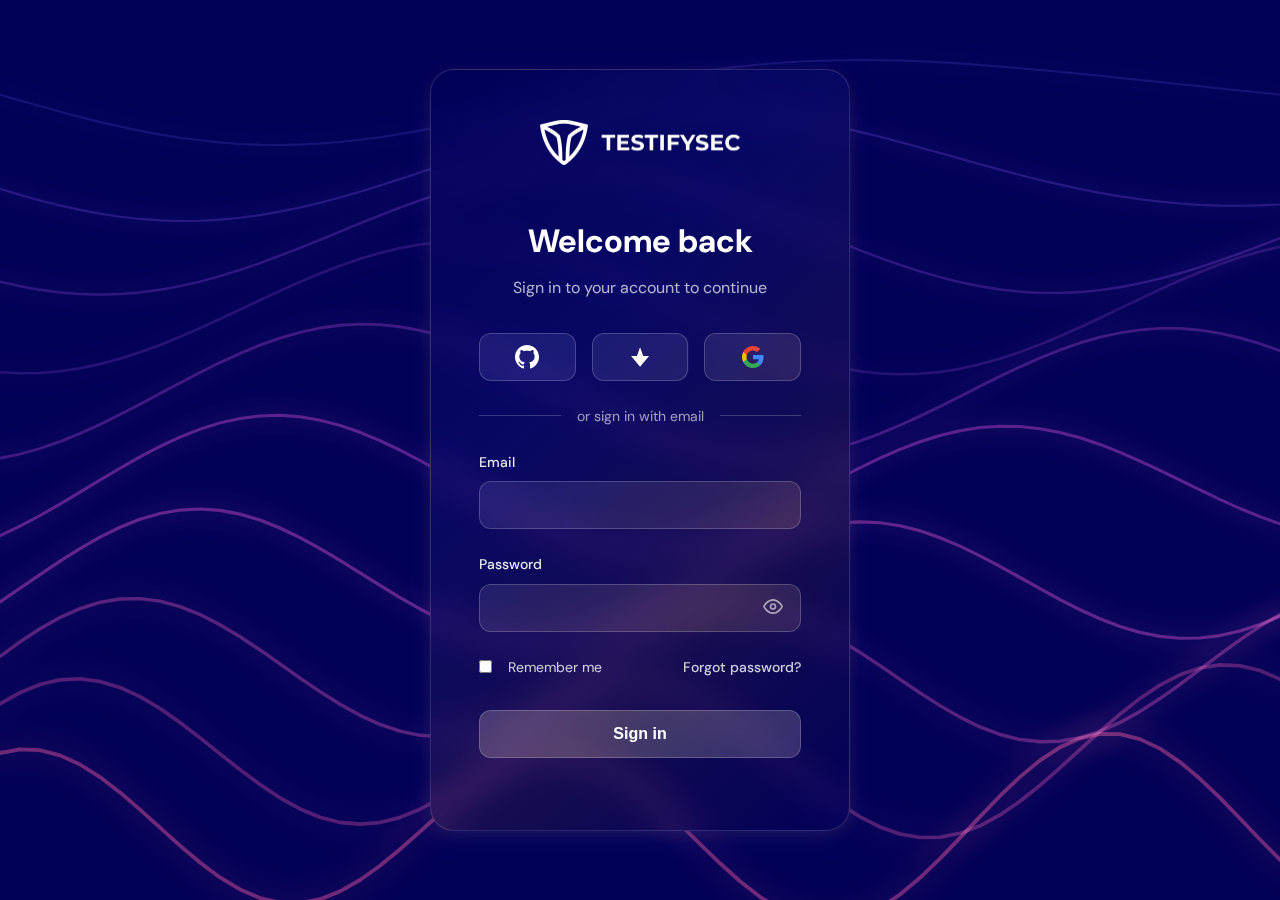
<file: testifysec-login/index.html>
<!DOCTYPE html>
<html lang="en">
<head>
    <meta charset="UTF-8">
    <meta name="viewport" content="width=device-width, initial-scale=1.0">
    <title>TestifySec - Sign In</title>
    <link rel="stylesheet" href="styles.css">
    <link rel="preconnect" href="https://fonts.googleapis.com">
    <link rel="preconnect" href="https://fonts.gstatic.com" crossorigin>
    <link href="https://fonts.googleapis.com/css2?family=DM+Sans:ital,opsz,wght@0,9..40,100..1000;1,9..40,100..1000&display=swap" rel="stylesheet">
</head>
<body>
    <div class="app">
        <!-- Full screen wave background -->
        <div class="hero-background">
            <canvas id="hero-canvas" class="hero-canvas"></canvas>
        </div>
        
        <!-- Centered frosted glass login container -->
        <div class="login-overlay">
            <div class="login-container">
                <div class="logo">
                    <img src="logo-white.png" alt="TestifySec" class="logo-image">
                </div>
                
                <div class="login-form">
                    <h2>Welcome back</h2>
                    <p class="subtitle">Sign in to your account to continue</p>
                    
                    <div class="oauth-buttons">
                        <button class="oauth-btn github-btn" id="githubBtn" title="Continue with GitHub">
                            <svg width="24" height="24" viewBox="0 0 24 24" fill="currentColor">
                                <path d="M12 0c-6.626 0-12 5.373-12 12 0 5.302 3.438 9.8 8.207 11.387.599.111.793-.261.793-.577v-2.234c-3.338.726-4.033-1.416-4.033-1.416-.546-1.387-1.333-1.756-1.333-1.756-1.089-.745.083-.729.083-.729 1.205.084 1.839 1.237 1.839 1.237 1.07 1.834 2.807 1.304 3.492.997.107-.775.418-1.305.762-1.604-2.665-.305-5.467-1.334-5.467-5.931 0-1.311.469-2.381 1.236-3.221-.124-.303-.535-1.524.117-3.176 0 0 1.008-.322 3.301 1.23.957-.266 1.983-.399 3.003-.404 1.02.005 2.047.138 3.006.404 2.291-1.552 3.297-1.23 3.297-1.23.653 1.653.242 2.874.118 3.176.77.84 1.235 1.911 1.235 3.221 0 4.609-2.807 5.624-5.479 5.921.43.372.823 1.102.823 2.222v3.293c0 .319.192.694.801.576 4.765-1.589 8.199-6.086 8.199-11.386 0-6.627-5.373-12-12-12z"/>
                            </svg>
                        </button>
                        
                        <button class="oauth-btn gitlab-btn" id="gitlabBtn" title="Continue with GitLab">
                            <svg width="24" height="24" viewBox="0 0 24 24" fill="currentColor">
                                <path d="M12.071 2.136L8.953 11.073H3.071L12.071 21.864L21.071 11.073H15.189L12.071 2.136Z"/>
                            </svg>
                        </button>
                        
                        <button class="oauth-btn google-btn" id="googleBtn" title="Continue with Google">
                            <svg width="24" height="24" viewBox="0 0 24 24" fill="none">
                                <path d="M22.56 12.25c0-.78-.07-1.53-.2-2.25H12v4.26h5.92c-.26 1.37-1.04 2.53-2.21 3.31v2.77h3.57c2.08-1.92 3.28-4.74 3.28-8.09z" fill="#4285F4"/>
                                <path d="M12 23c2.97 0 5.46-.98 7.28-2.66l-3.57-2.77c-.98.66-2.23 1.06-3.71 1.06-2.86 0-5.29-1.93-6.16-4.53H2.18v2.84C3.99 20.53 7.7 23 12 23z" fill="#34A853"/>
                                <path d="M5.84 14.09c-.22-.66-.35-1.36-.35-2.09s.13-1.43.35-2.09V7.07H2.18C1.43 8.55 1 10.22 1 12s.43 3.45 1.18 4.93l2.85-2.22.81-.62z" fill="#FBBC05"/>
                                <path d="M12 5.38c1.62 0 3.06.56 4.21 1.64l3.15-3.15C17.45 2.09 14.97 1 12 1 7.7 1 3.99 3.47 2.18 7.07l3.66 2.84c.87-2.6 3.3-4.53 6.16-4.53z" fill="#EA4335"/>
                            </svg>
                        </button>
                    </div>
                    
                    <div class="divider">
                        <span>or sign in with email</span>
                    </div>
                    
                    <form id="loginForm">
                        <div class="form-group">
                            <label for="email">Email</label>
                            <input type="email" id="email" name="email" required>
                        </div>
                        
                        <div class="form-group">
                            <label for="password">Password</label>
                            <div class="password-input">
                                <input type="password" id="password" name="password" required>
                                <button type="button" class="toggle-password" id="togglePassword">
                                    <svg class="eye-icon" width="20" height="20" viewBox="0 0 24 24" fill="none" stroke="currentColor" stroke-width="2">
                                        <path d="M1 12s4-8 11-8 11 8 11 8-4 8-11 8-11-8-11-8z"/>
                                        <circle cx="12" cy="12" r="3"/>
                                    </svg>
                                </button>
                            </div>
                        </div>
                        
                        <div class="form-options">
                            <label class="checkbox-container">
                                <input type="checkbox" id="remember">
                                <span class="checkmark"></span>
                                Remember me
                            </label>
                            <a href="#" class="forgot-password">Forgot password?</a>
                        </div>
                        
                        <button type="submit" class="signin-btn">Sign in</button>
                    </form>
                </div>
            </div>
        </div>
    </div>
    
    <script src="script.js"></script>
    <script src="hero-background.js"></script>
</body>
</html>
</file>
<file: testifysec-login/styles.css>
* {
    margin: 0;
    padding: 0;
    box-sizing: border-box;
}

body {
    font-family: "DM Sans", -apple-system, BlinkMacSystemFont, sans-serif;
    line-height: 1.6;
    color: #ffffff;
    height: 100vh;
    overflow: hidden;
    margin: 0;
    padding: 0;
}

.app {
    position: relative;
    width: 100vw;
    height: 100vh;
    overflow: hidden;
}

.hero-background {
    position: fixed;
    top: 0;
    left: 0;
    width: 100%;
    height: 100%;
    z-index: 1;
}

.hero-canvas {
    position: absolute;
    top: 0;
    left: 0;
    width: 100%;
    height: 100%;
    display: block;
}

.login-overlay {
    position: relative;
    z-index: 10;
    width: 100%;
    height: 100vh;
    display: flex;
    align-items: center;
    justify-content: center;
    padding: 2rem;
}

.login-container {
    width: 100%;
    max-width: 420px;
    background: linear-gradient(135deg, 
        rgba(0, 0, 102, 0.15) 0%, 
        rgba(58, 58, 208, 0.12) 35%, 
        rgba(255, 166, 36, 0.08) 70%, 
        rgba(0, 0, 102, 0.15) 100%);
    backdrop-filter: blur(16px);
    -webkit-backdrop-filter: blur(16px);
    border: 1px solid rgba(255, 255, 255, 0.15);
    border-radius: 24px;
    padding: 3rem;
    box-shadow: 
        0 8px 32px rgba(58, 58, 208, 0.15),
        0 4px 16px rgba(255, 166, 36, 0.1),
        0 2px 8px rgba(0, 0, 102, 0.12);
}

.logo {
    display: flex;
    align-items: center;
    justify-content: center;
    margin-bottom: 3rem;
}

.logo-image {
    max-width: 200px;
    height: 50px;
    width: auto;
    object-fit: contain;
}

.login-form h2 {
    font-size: 2rem;
    font-weight: 700;
    color: #ffffff;
    margin-bottom: 0.5rem;
    text-align: center;
}

.subtitle {
    color: rgba(255, 255, 255, 0.7);
    margin-bottom: 2rem;
    font-size: 1rem;
    text-align: center;
}

.form-group {
    margin-bottom: 1.5rem;
}

.form-group label {
    display: block;
    margin-bottom: 0.5rem;
    font-weight: 500;
    color: rgba(255, 255, 255, 0.9);
    font-size: 0.875rem;
}

.form-group input {
    width: 100%;
    padding: 0.875rem 1rem;
    border: 1px solid rgba(255, 255, 255, 0.2);
    border-radius: 12px;
    font-size: 1rem;
    transition: all 0.2s ease;
    background: rgba(255, 255, 255, 0.05);
    backdrop-filter: blur(10px);
    -webkit-backdrop-filter: blur(10px);
    color: #ffffff;
}

.form-group input:focus {
    outline: none;
    border-color: #ffa624;
    background: rgba(255, 255, 255, 0.08);
    box-shadow: 0 0 0 3px rgba(255, 166, 36, 0.3);
}

.form-group input::placeholder {
    color: rgba(255, 255, 255, 0.4);
}

.password-input {
    position: relative;
}

.toggle-password {
    position: absolute;
    right: 0.875rem;
    top: 50%;
    transform: translateY(-50%);
    background: none;
    border: none;
    color: rgba(255, 255, 255, 0.6);
    cursor: pointer;
    padding: 0.25rem;
    border-radius: 0.25rem;
    transition: color 0.2s;
}

.toggle-password:hover {
    color: rgba(255, 255, 255, 0.9);
}

.form-options {
    display: flex;
    justify-content: space-between;
    align-items: center;
    margin-bottom: 2rem;
}

.checkbox-container {
    display: flex;
    align-items: center;
    gap: 0.5rem;
    font-size: 0.875rem;
    color: rgba(255, 255, 255, 0.8);
    cursor: pointer;
    user-select: none;
}

.checkbox-container input {
    width: auto;
    margin: 0;
}

.forgot-password {
    color: rgba(255, 255, 255, 0.8);
    text-decoration: none;
    font-size: 0.875rem;
    font-weight: 500;
    transition: color 0.2s;
}

.forgot-password:hover {
    color: #ffffff;
}

.signin-btn {
    width: 100%;
    background: rgba(255, 255, 255, 0.15);
    backdrop-filter: blur(10px);
    -webkit-backdrop-filter: blur(10px);
    color: white;
    border: 1px solid rgba(255, 255, 255, 0.2);
    padding: 0.875rem 1rem;
    border-radius: 12px;
    font-size: 1rem;
    font-weight: 600;
    cursor: pointer;
    transition: all 0.2s ease;
    margin-bottom: 1.5rem;
}

.signin-btn:hover {
    background: linear-gradient(45deg, rgba(255, 166, 36, 0.3), rgba(255, 255, 255, 0.2));
    border-color: #ffa624;
    transform: translateY(-2px);
    box-shadow: 0 8px 32px rgba(255, 166, 36, 0.4);
}

.signin-btn:active {
    transform: translateY(-1px);
    box-shadow: 0 4px 16px rgba(255, 166, 36, 0.3);
}

.divider {
    position: relative;
    text-align: center;
    margin: 1.5rem 0;
    color: rgba(255, 255, 255, 0.6);
    font-size: 0.875rem;
    display: flex;
    align-items: center;
    gap: 1rem;
}

.divider::before,
.divider::after {
    content: '';
    flex: 1;
    height: 1px;
    background: rgba(255, 255, 255, 0.2);
}

.divider span {
    color: rgba(255, 255, 255, 0.6);
    font-size: 0.875rem;
    white-space: nowrap;
}

.oauth-buttons {
    display: flex;
    justify-content: center;
    gap: 1rem;
    margin-bottom: 1.5rem;
}

.oauth-btn {
    width: 33%;
    height: 48px;
    padding: 0;
    border-radius: 12px;
    cursor: pointer;
    display: flex;
    align-items: center;
    justify-content: center;
    transition: all 0.2s ease;
    border: 1px solid rgba(255, 255, 255, 0.2);
    position: relative;
    background: rgba(255, 255, 255, 0.05);
    backdrop-filter: blur(10px);
    -webkit-backdrop-filter: blur(10px);
    color: white;
}

.github-btn:hover {
    background: rgba(36, 41, 46, 0.3);
    transform: translateY(-2px);
    box-shadow: 0 4px 20px rgba(36, 41, 46, 0.4);
    border-color: rgba(255, 255, 255, 0.3);
}

.gitlab-btn:hover {
    background: rgba(252, 109, 38, 0.3);
    transform: translateY(-2px);
    box-shadow: 0 4px 20px rgba(252, 109, 38, 0.4);
    border-color: rgba(255, 255, 255, 0.3);
}

.google-btn:hover {
    background: rgba(255, 255, 255, 0.1);
    transform: translateY(-2px);
    box-shadow: 0 4px 20px rgba(255, 255, 255, 0.2);
    border-color: rgba(255, 255, 255, 0.3);
}

@media (max-width: 768px) {
    .login-overlay {
        padding: 1rem;
    }
    
    .login-container {
        padding: 2rem;
        border-radius: 20px;
    }
    
    .logo {
        margin-bottom: 2rem;
    }
    
    .login-form h2 {
        font-size: 1.75rem;
    }
    
    body {
        overflow: visible;
    }
}

@media (max-width: 480px) {
    .login-container {
        padding: 1.5rem;
    }
    
    .logo {
        margin-bottom: 1.5rem;
    }
    
    .login-form h2 {
        font-size: 1.5rem;
    }
    
    .form-options {
        flex-direction: column;
        gap: 1rem;
        align-items: flex-start;
    }
    
    .oauth-buttons {
        flex-direction: column;
        gap: 0.75rem;
    }
    
    .oauth-btn {
        width: 100%;
    }
}

.form-group input.error {
    border-color: rgba(239, 68, 68, 0.6);
    box-shadow: 0 0 0 3px rgba(239, 68, 68, 0.2);
}

.error-message {
    color: rgba(239, 68, 68, 0.9);
    font-size: 0.875rem;
    margin-top: 0.25rem;
    display: block;
}

.signin-btn:disabled {
    opacity: 0.6;
    cursor: not-allowed;
    background: #9ca3af;
}

.signin-btn.loading {
    position: relative;
    color: transparent;
}

.signin-btn.loading::after {
    content: '';
    position: absolute;
    width: 20px;
    height: 20px;
    top: 50%;
    left: 50%;
    margin-left: -10px;
    margin-top: -10px;
    border: 2px solid #ffffff;
    border-radius: 50%;
    border-top-color: transparent;
    animation: spin 1s linear infinite;
}

@keyframes spin {
    to {
        transform: rotate(360deg);
    }
}

.oauth-btn:disabled {
    opacity: 0.7;
    cursor: not-allowed;
}

.oauth-btn .spin {
    animation: spin 1s linear infinite;
}
</file>
